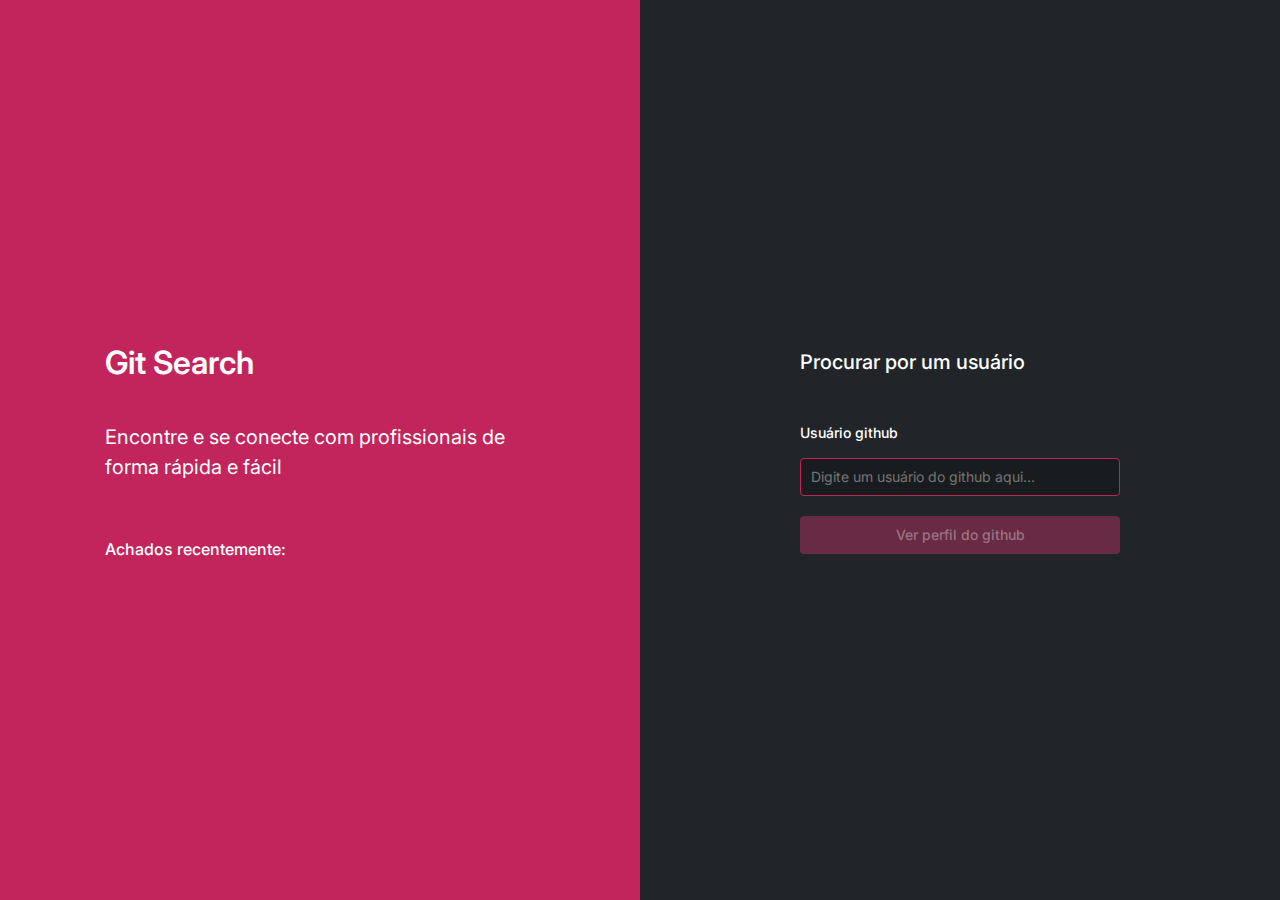
<file: index.html>
<!DOCTYPE html>
<html lang="en">
  <head>
    <meta charset="UTF-8" />
    <meta http-equiv="X-UA-Compatible" content="IE=edge" />
    <meta name="viewport" content="width=device-width, initial-scale=1.0" />
    <title>Document</title>
  </head>
  <body>
    <script>
      window.location.replace("pages/home/index.html");
    </script>
  </body>
</html>
</file>
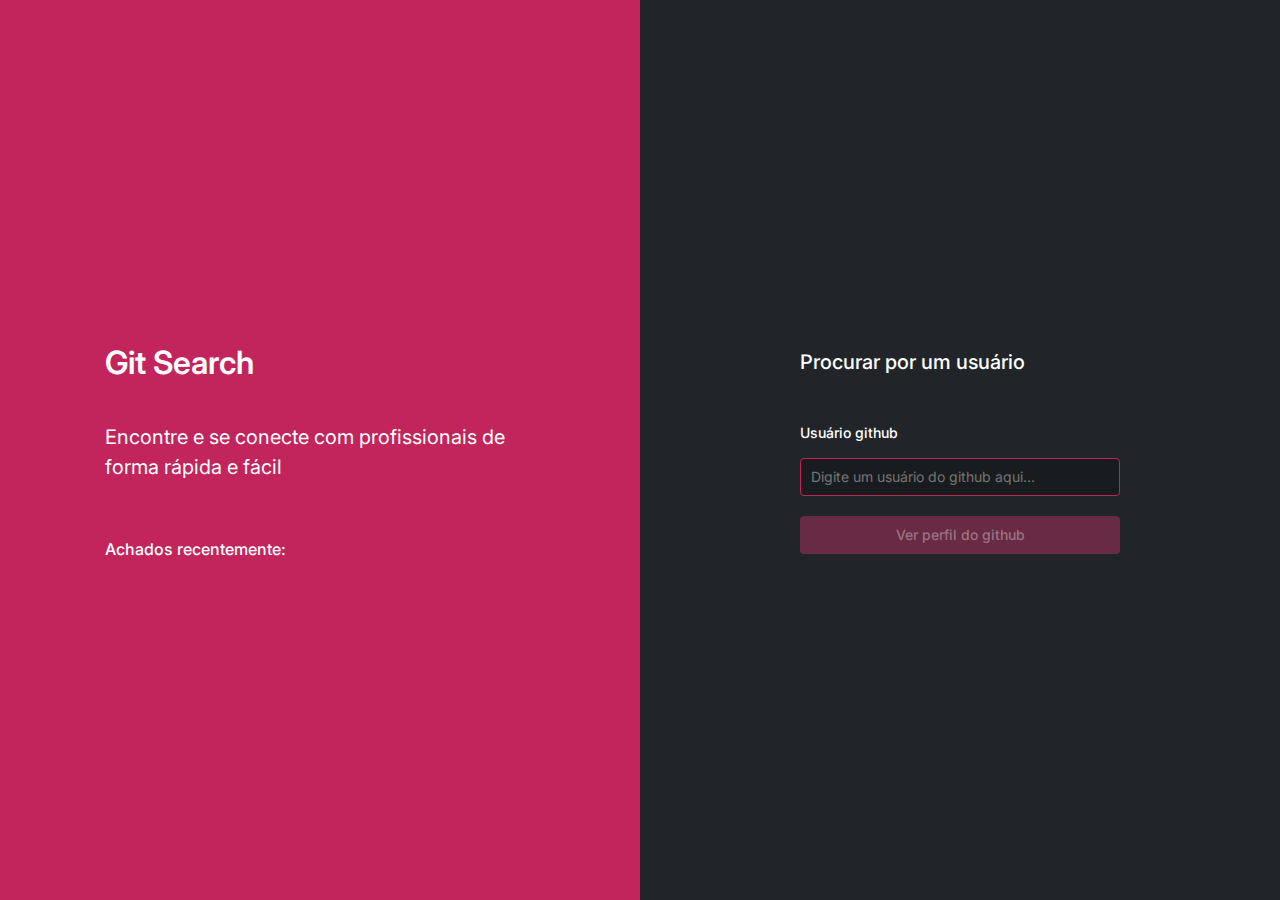
<file: pages/home/index.html>
<!DOCTYPE html>
<html lang="pt-br">
  <head>
    <meta charset="UTF-8" />
    <meta http-equiv="X-UA-Compatible" content="IE=edge" />
    <meta name="viewport" content="width=device-width, initial-scale=1.0" />
    <link rel="stylesheet" href="index.css" />

    <link rel="stylesheet" href="../../styles/globalStyles.css" />
    <link rel="stylesheet" href="../../styles/groups.css" />
    <link rel="stylesheet" href="../../styles/inputs.css" />
    <link rel="stylesheet" href="../../styles/buttons.css" />
    <link rel="stylesheet" href="../../styles/margins.css" />
    <link rel="stylesheet" href="../../styles/positioning.css" />
    <link rel="stylesheet" href="../../styles/texts.css" />

    <title>Git Search</title>
  </head>
  <body>
    <main class="flex">
      <section class="containerRecently">
        <div class="sectionRecently">
          <h1 class="home-h1">Git Search</h1>
          <p class="home-p">
            Encontre e se conecte com profissionais de forma rápida e fácil
          </p>
          <div class="flex align-center">
            <span class="home-span">Achados recentemente:</span>
            <!-- itens da ul serão atribuidos pelo DOM -->
            <ul class="recentlyUserList"></ul>
          </div>
        </div>
      </section>
      <section class="containerSearch">
        <div class="sectionSearch">
          <h2 class="search-h2">Procurar por um usuário</h2>
          <label class="search-label" for="">Usuário github</label>
          <input
            class="input-search"
            placeholder="Digite um usuário do github aqui..."
            name=""
            id="searchUser"
            type="text"
          />
          <label class="notFound" for="">Usuário não encontrado</label>
          <button disabled class="button-profile">Ver perfil do github</button>
        </div>
      </section>
    </main>
    <script src="./index.js"></script>
  </body>
</html>
</file>
<file: pages/home/index.css>
/* Desenvolva sua estilização aqui...*/
</file>
<file: styles/globalStyles.css>
@import url("https://fonts.googleapis.com/css2?family=Inter:wght@100;200;300;400;500;600;700&display=swap");
* {
  margin: 0;
  padding: 0;
  box-sizing: border-box;
  list-style: none;
  font-family: "Inter", sans-serif;
}

:root {
  --color-brand-1: #c2255c;
  --color-brand-2: #d6336c;
  --color-grey-1: #191c1f;
  --color-grey-2: #212529;
  --color-grey-3: #33363a;
  --color-grey-4: #373b3e;
  --color-grey-6: #a6a8a9;
  --color-grey-7: #ffffff;
  --color-alert: #c22554;
}
body {
  background-color: var(--color-grey-2);
}
</file>
<file: styles/groups.css>
.containerRecently {
  height: 100vh;
  width: 50vw;
  background-color: var(--color-brand-1);
  display: flex;
  flex-direction: column;
  align-items: center;
  justify-content: center;
}
.containerSearch {
  height: 100vh;
  width: 50vw;
  display: flex;
  flex-direction: column;
  align-items: center;
  justify-content: center;
  background-color: var(--color-grey-2);
}
.sectionRecently {
  width: 100%;
  max-width: 430px;
}
.sectionSearch {
  width: 100%;
  max-width: 320px;
  display: flex;
  flex-direction: column;
}
.recentlyUserList {
  display: flex;
  align-items: center;
  justify-content: center;
  gap: 35px;
}
.recentlyUsers:hover > .buttonAccess {
  display: block;
}
/* .sectionSearch:focus-within > .button-profile {
  background: var(--color-brand-2);
  color: var(--color-grey-7);
  cursor: pointer;
} */

.containerMain {
  width: 100%;
  max-width: 800px;
  margin: 0 auto;
}
.container-img {
  width: 80px;
  height: 80px;
  /* background-image: url("/assets/299123713_1108423113109945_5134052490659856428_n.jpg"); */
  background-position: center;
  background-size: 100%;
  border-radius: 150px;
  border: 2px solid var(--color-brand-2);
}
.container-img:hover {
  border: 3px solid var(--color-brand-2);
}
.imgProfile {
  width: 100%;
  height: 100%;
}
.repository-item {
  width: 100%;
  max-width: 380px;
  height: 250px;
  border: 2px solid rgba(255, 255, 255, 0.1);
  border-radius: 8px;
  display: flex;
  flex-direction: column;
  justify-content: space-around;
  padding: 20px;
}
.repository-item:hover {
  background: var(--color-grey-1);
  border: 2px solid var(--color-grey-7);
  border-radius: 8px;
}
.recentlyImg {
  width: 44px;
  height: 44px;
  border-radius: 100%;
}
.recentlyImg:hover {
  border: 1px solid white;
}
</file>
<file: styles/inputs.css>
.input-search {
  width: 100%;
  height: 38px;
  background-color: var(--color-grey-1);
  border: none;
  border: 1px solid var(--color-alert);
  border-radius: 4px;
  padding-left: 10px;
  font-weight: 400;
  font-size: 14px;
  line-height: 150%;
  color: rgba(255, 255, 255, 0.5);
  margin-bottom: 20px;
}
.notFound {
  font-weight: 400;
  font-size: 14px;
  line-height: 150%;
  color: var(--color-alert);
  margin-bottom: 20px;
  display: none;
}
.notFoundError {
  display: block;
  font-weight: 400;
  font-size: 14px;
  line-height: 150%;
  color: var(--color-alert);
  margin-bottom: 20px;
}
</file>
<file: styles/buttons.css>
.button-profile {
  height: 38px;
  background: rgba(214, 51, 108, 0.4);
  border-radius: 4px;
  font-weight: 500;
  font-size: 14px;
  line-height: 150%;
  border: none;
  color: rgba(255, 255, 255, 0.35);
}

.loading {
  animation: spinner 1s infinite linear;
}
@keyframes spinner {
  0% {
    transform: rotate(0);
  }
  100% {
    transform: rotate(360deg);
  }
}
.buttonAccess {
  width: 124px;
  height: 26px;
  border: none;
  background-color: var(--color-grey-7);
  box-shadow: 0px 4px 30px rgba(0, 0, 0, 0.25);
  border-radius: 4px;
  font-weight: 500;
  font-size: 12px;
  line-height: 150%;
  color: var(--color-grey-2);
  display: none;
  margin-top: -16px;
  margin-left: -35px;
  position: absolute;
}
.buttonAccess a {
  text-decoration: none;
}
.button-pink {
  background: var(--color-brand-2);
  border: none;
  border-radius: 8px;
  padding: 19px 24px;
  gap: 10px;
  font-weight: 600;
  font-size: 14px;
  line-height: 0px;
  color: var(--color-grey-7);
}
.button-pink:hover {
  background: var(--color-brand-1);
}
#sendEmail {
  font-weight: 600;
  font-size: 14px;
  line-height: 0px;
  color: var(--color-grey-7);
  text-decoration: none;
}
.button-grey {
  background: var(--color-grey-3);
  border: none;
  border-radius: 8px;
  padding: 19px 24px;
  gap: 10px;
  font-weight: 600;
  font-size: 14px;
  line-height: 0px;
  color: var(--color-grey-7);
}
.button-grey:hover {
  background: var(--color-grey-1);
}
#changeUser {
  font-weight: 600;
  font-size: 14px;
  line-height: 0px;
  color: var(--color-grey-7);
  text-decoration: none;
}
.button-repository {
  border: none;
  border: 1px solid #ffffff;
  border-radius: 4px;
  padding: 8px 8px;
  gap: 10px;
  background-color: var(--color-grey-1);

  cursor: pointer;
}
.button-repository:hover {
  background: var(--color-brand-2);
  border: 1px solid var(--color-brand-2);
  border-radius: 4px;
  font-weight: 500;
  font-size: 14px;
  line-height: 17px;
  color: var(--color-grey-7);
}
.button-repository > a {
  font-weight: 500;
  font-size: 14px;
  line-height: 17px;
  color: var(--color-grey-7);
  text-decoration: none;
}
</file>
<file: styles/margins.css>
.m-top15 {
  margin-top: 15px;
}
.m-top32 {
  margin-top: 32px;
}
.m-top45 {
  margin-top: 45px;
}
.m-top55 {
  margin-top: 55px;
}
.m-top60 {
  margin-top: 60px;
}
.m-top70 {
  margin-top: 70px;
}
.m-botton15 {
  margin-bottom: 15px;
}
.p-left35 {
  padding-left: 35px;
}
.p-left28 {
  padding-left: 28px;
}
.gap20 {
  gap: 20px;
}
.gap15 {
  gap: 15px;
}
</file>
<file: styles/positioning.css>
.flex {
  display: flex;
}
.column {
  flex-direction: column;
}
.align-center {
  align-items: center;
}
.justify-evenly {
  justify-content: space-evenly;
}
.justify-around {
  justify-content: space-around;
}
.justify-between {
  justify-content: space-between;
}
.justify-center {
  justify-content: center;
}
.wrap {
  flex-wrap: wrap;
}
.width100 {
  width: 100%;
}
</file>
<file: styles/texts.css>
.home-h1 {
  font-weight: 600;
  font-size: 32px;
  line-height: 150%;
  color: var(--color-grey-7);
  margin-bottom: 35px;
}
.home-p {
  font-weight: 400;
  font-size: 20px;
  line-height: 150%;
  color: var(--color-grey-7);
  margin-bottom: 55px;
}
.home-span {
  font-weight: 500;
  font-size: 16px;
  line-height: 150%;
  color: var(--color-grey-7);
  margin-right: 40px;
}

.search-h2 {
  font-weight: 500;
  font-size: 20px;
  line-height: 150%;
  color: var(--color-grey-7);
  margin-bottom: 45px;
}
.search-label {
  font-weight: 500;
  font-size: 14px;
  line-height: 150%;
  margin-bottom: 15px;
  color: var(--color-grey-7);
}
.header-user {
  font-weight: 700;
  font-size: 24px;
  line-height: 29px;
  color: var(--color-grey-7);
}
.header-about {
  font-weight: 500;
  font-size: 16px;
  line-height: 19px;
  color: rgba(255, 255, 255, 0.5);
}
.repository-title {
  font-weight: 500;
  font-size: 20px;
  line-height: 24px;
  color: var(--color-grey-7);
}
.repository-description {
  font-weight: 400;
  font-size: 14px;
  line-height: 150%;
  color: rgba(255, 255, 255, 0.6);
}
</file>
